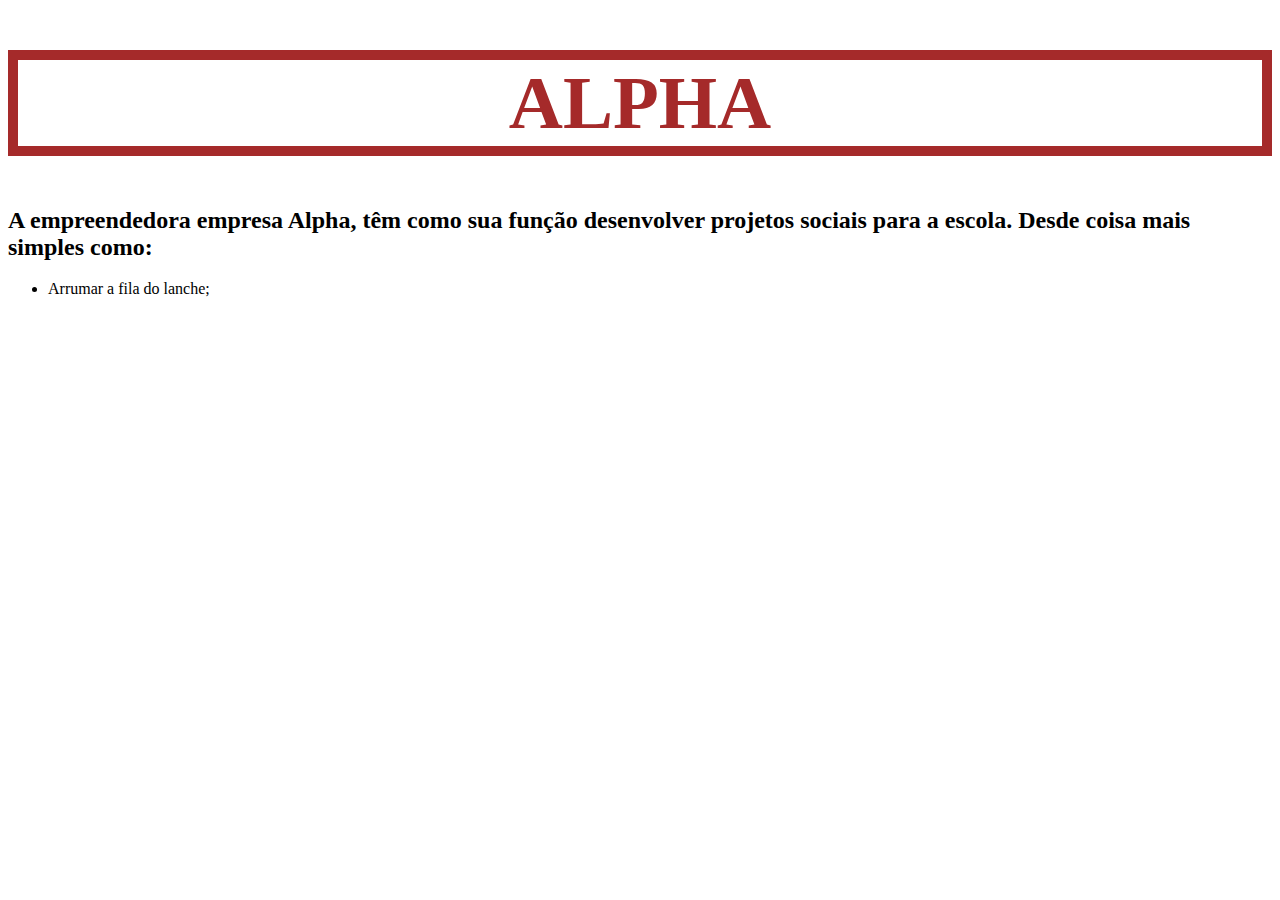
<file: index.html>
<!DOCTYPE html>
<html lang="en">
<head>
    <meta charset="UTF-8">
    <meta http-equiv="X-UA-Compatible" content="IE=edge">
    <meta name="viewport" content="width=device-width, initial-scale=1.0">
    <title>ALPHA</title>
    <link rel="stylesheet" href="style.css">
</head>
<body>
   <h1>ALPHA</h1> 
   <main>
    <h2>A empreendedora empresa Alpha, têm como sua função desenvolver projetos sociais para a escola. Desde coisa mais simples como:</h2>
    <ul>
        <li>Arrumar a fila do lanche;</li>

    </ul>
   </main>
</body>
</html>
</file>
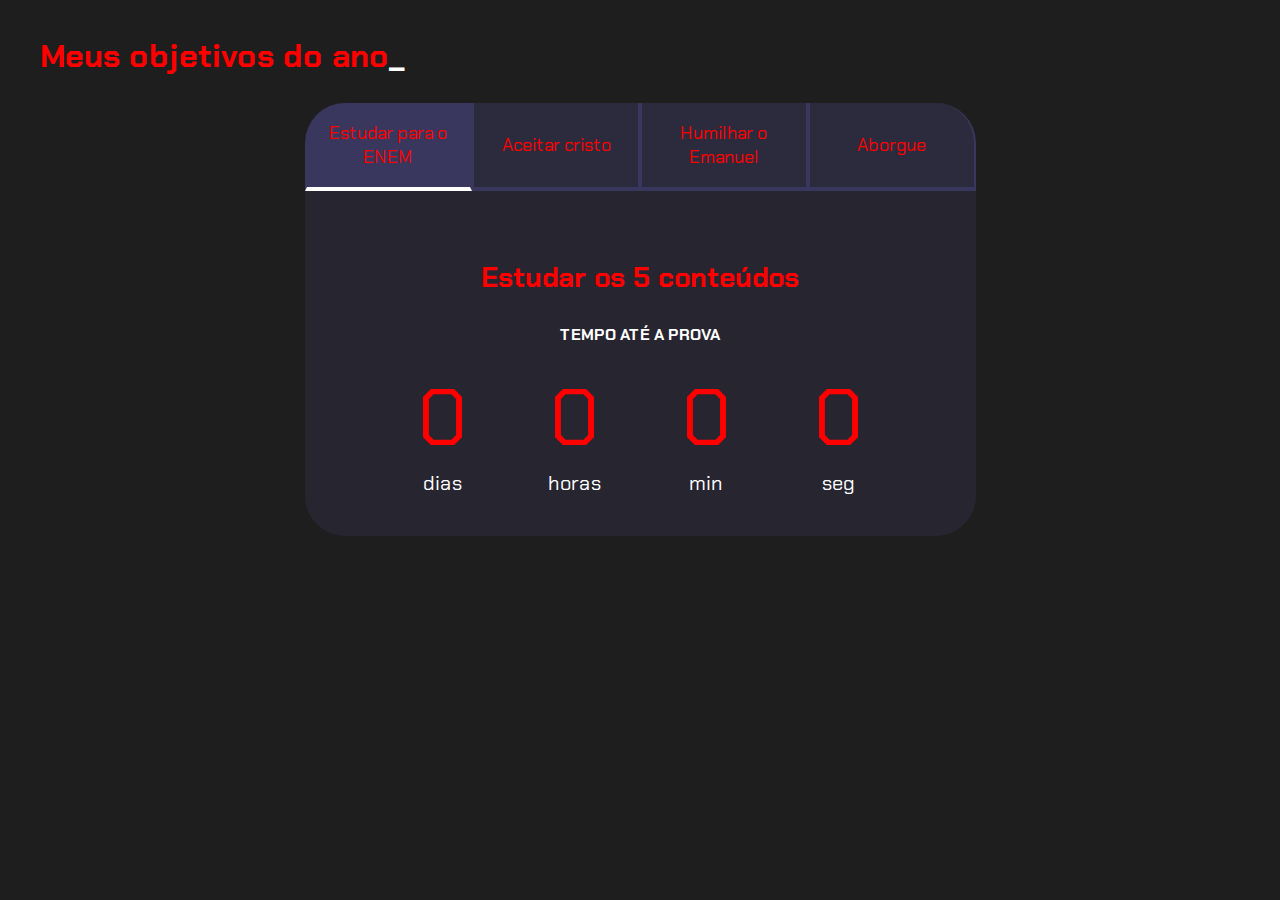
<file: projeto muito massa 2 tri/index.html>
<!DOCTYPE html>
<html lang="pt-br">

<head>
    <meta charset="UTF-8">
    <meta name="viewport" content="width=device-width, initial-scale=1.0">
    <title>Meus objetivos do ano</title>
    <link rel="stylesheet" href="style.css">
</head>

<body>
    <section class="conteudo-principal">
        <h2 class="titulo-principal">Meus objetivos do ano<span>_</span></h2>
        <div class="conteudo">
            <div class="botoes">
                <button class="botao ativo">Estudar para o ENEM</button>
                <button class="botao">Aceitar cristo</button>
                <button class="botao">Humilhar o Emanuel</button>
                <button class="botao">Aborgue</button>
            </div>
            <div class="abas-textos">
                <div class="aba-conteudo ativo">
                    <h3 class="aba-conteudo-titulo-principal">Estudar os 5 conteúdos</h3>
                    <h4 class="aba-conteudo-titulo-secundario">Tempo até a prova</h4>
                    <div class="contador">
                        <div class="contador-digito">
                            <p class="contador-digito-numero" id="dias0"></p>
                            <p class="contador-digito-texto">dias</p>
                        </div>
                        <div class="contador-digito">
                            <p class="contador-digito-numero" id="horas0"></p>
                            <p class="contador-digito-texto">horas</p>
                        </div>
                        <div class="contador-digito">
                            <p class="contador-digito-numero" id="min0"></p>
                            <p class="contador-digito-texto">min</p>
                        </div>
                        <div class="contador-digito">
                            <p class="contador-digito-numero" id="seg0"></p>
                            <p class="contador-digito-texto">seg</p>
                        </div>
                    </div>
                </div>
                <div class="aba-conteudo">
                    <h3 class="aba-conteudo-titulo-principal">Aceitar Jesus</h3>
                    <h4 class="aba-conteudo-titulo-secundario">Agora</h4>
                    <div class="contador">
                        <div class="contador-digito">
                            <p class="contador-digito-numero" id="dias1"></p>
                            <p class="contador-digito-texto">dias</p>
                        </div>
                        <div class="contador-digito">
                            <p class="contador-digito-numero" id="horas1"></p>
                            <p class="contador-digito-texto">horas</p>
                        </div>
                        <div class="contador-digito">
                            <p class="contador-digito-numero" id="min1"></p>
                            <p class="contador-digito-texto">min</p>
                        </div>
                        <div class="contador-digito">
                            <p class="contador-digito-numero" id="seg1"></p>
                            <p class="contador-digito-texto">seg</p>
                        </div>
                    </div>
                </div>
                <div class="aba-conteudo">
                    <h3 class="aba-conteudo-titulo-principal">Humilhe o Emanuel o mais rápido possivel</h3>
                    <h4 class="aba-conteudo-titulo-secundario">Faça isso agora mesmo</h4>
                    <div class="contador">
                        <div class="contador-digito">
                            <p class="contador-digito-numero" id="dias2"></p>
                            <p class="contador-digito-texto">dias</p>
                        </div>
                        <div class="contador-digito">
                            <p class="contador-digito-numero" id="horas2"></p>
                            <p class="contador-digito-texto">horas</p>
                        </div>
                        <div class="contador-digito">
                            <p class="contador-digito-numero" id="min2"></p>
                            <p class="contador-digito-texto">min</p>
                        </div>
                        <div class="contador-digito">
                            <p class="contador-digito-numero" id="seg2"></p>
                            <p class="contador-digito-texto">seg</p>
                        </div>
                    </div>
                </div>
                <div class="aba-conteudo">
                    <h3 class="aba-conteudo-titulo-principal">Com Kartchórp</h3>
                    <h4 class="aba-conteudo-titulo-secundario">E prickles</h4>
                    <div class="contador">
                        <div class="contador-digito">
                            <p class="contador-digito-numero" id="dias3"></p>
                            <p class="contador-digito-texto">dias</p>
                        </div>
                        <div class="contador-digito">
                            <p class="contador-digito-numero" id="horas3"></p>
                            <p class="contador-digito-texto">horas</p>
                        </div>
                        <div class="contador-digito">
                            <p class="contador-digito-numero" id="min3"></p>
                            <p class="contador-digito-texto">min</p>
                        </div>
                        <div class="contador-digito">
                            <p class="contador-digito-numero" id="seg3"></p>
                            <p class="contador-digito-texto">seg</p>
                        </div>
                    </div>
                </div>
            </div>
        </div>
    </section>
    <script src="main.js"></script>
</body>

</html>
</file>
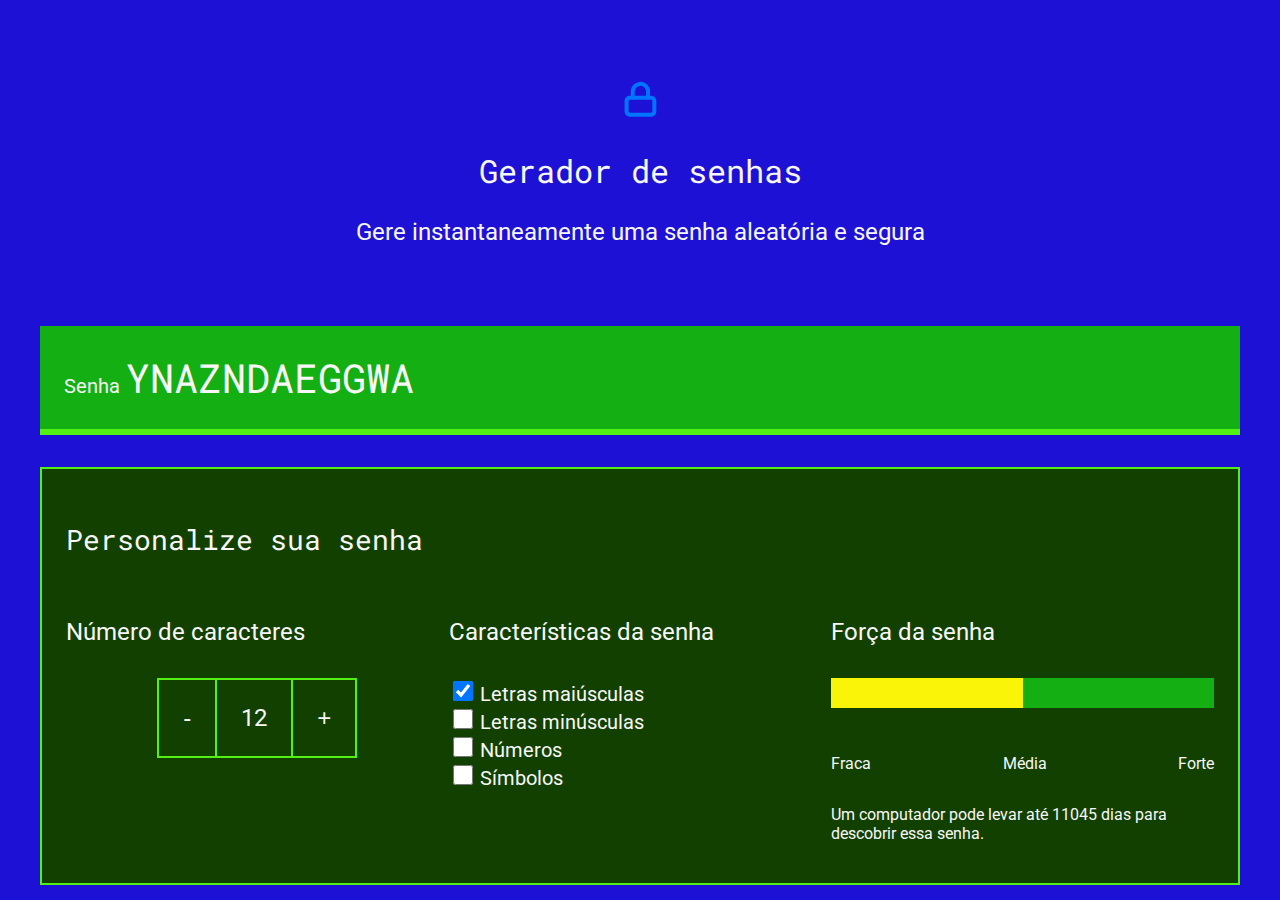
<file: trabalho do dhougla/index.html>
<!DOCTYPE html>
<html lang="pt-br">

<head>
    <meta charset="UTF-8">
    <meta name="viewport" content="width=device-width, initial-scale=1.0">
    <title>Gerador de senha</title>
    <link rel="stylesheet" href="style.css">
</head>

<body>
    <section class="conteudo">
        <div class="conteudo-titulo">
            <img src="unlock.svg" alt="cadeado fechado">
            <h2 class="titulo-principal">Gerador de senhas</h2>
            <h3 class="titulo-secundario">Gere instantaneamente uma senha aleatória e segura</h3>
        </div>
        <div class="conteudo-senha">
            <label for="senha">Senha</label>
            <input name="senha" type="text" id="campo-senha" readonly>
        </div>
        <div class="parametro">
            <h3 class="parametro-titulo">Personalize sua senha</h3>
            <div class="parametro-coluna__senha">
                <div class="parametro-senha">
                    <h4 class="parametro-senha__titulo">Número de caracteres</h4>
                    <div class="parametro-senha-botoes">
                        <button class="parametro-senha__botao">-</button>
                        <p class="parametro-senha__texto">12</p>
                        <button class="parametro-senha__botao">+</button>
                    </div>
                </div>
                <div class="parametro-senha">
                    <h4 class="parametro-senha__titulo">Características da senha</h4>
                    <div class="parametro-senha-checkbox">
                        <input name="maiusculo" type="checkbox" class="checkbox" checked>
                        <label for="maiusculo">Letras maiúsculas</label>
                    </div>
                    <div class="parametro-senha-checkbox">
                        <input name="minusculo" type="checkbox" class="checkbox">
                        <label for="minusculo">Letras minúsculas</label>
                    </div>
                    <div class="parametro-senha-checkbox">
                        <input name="numero" type="checkbox" class="checkbox">
                        <label for="numero">Números</label>
                    </div>
                    <div class="parametro-senha-checkbox">
                        <input name="simbolo" type="checkbox" class="checkbox">
                        <label for="simbolo">Símbolos</label>
                    </div>
                </div>
                <div class="parametro-senha">
                    <h4 class="parametro-senha__titulo">Força da senha</h4>
                    <div class="barra"></div>
                    <div class="forca fraca"></div>
                    <div class="parametro-senha-textos">
                        <p>Fraca</p>
                        <p>Média</p>
                        <p>Forte</p>
                    </div>
                    <p class="entropia"></p>
                </div>
            </div>
        </div>
    </section>
    <script src="main.js"></script>
</body>

</html>
</file>
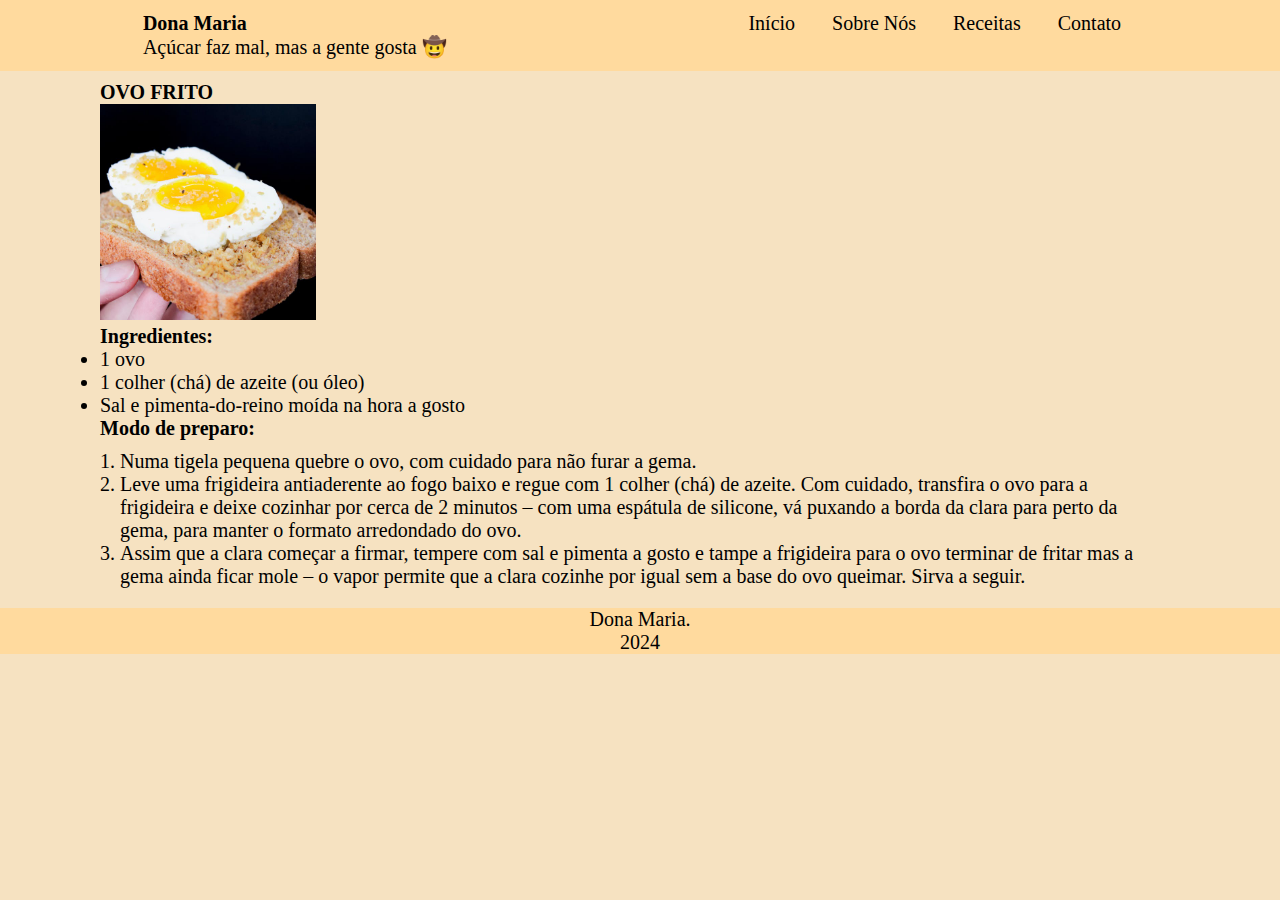
<file: index_receitas.html>
<!DOCTYPE html>
<html lang="pt-BR">
<head>
    <meta charset="UTF-8">
    <meta name="viewport" content="width=device-width, initial-scale=1.0">
    <title>Ovo frito - Dona Maria</title>
    <link rel="stylesheet" href="./style_receitas.css">
</head>
<body>
    <header>
        <ul class="titulo-lema">
            <li><h1 class="titulo-cabecalho">Dona Maria</h1></li> 
            <li><p class="lema-do-site">Açúcar faz mal, mas a gente gosta &#129312</p></li>
        </ul>
        <ul class="links-do-topo">
            <li class="links-do-topo-item">Início</li>
            <li class="links-do-topo-item">Sobre Nós</li>
            <li class="links-do-topo-item">Receitas</li>
            <li class="links-do-topo-item">Contato</li>
        </ul>
    </header>
    <!--Essa receita foi copiada de https://panelinha.com.br/receita/ovo-frito para fins educacionais. 
        Aliás, chamamos o conteúdo dentro dessa tag de comentário. Os comentários aparecem apenas quando abrimos o código para editá-lo, 
        mas não são exibidos na página quando vista pelo usuário final-->
        <main>
    <h2>OVO FRITO</h2>
    <img class="receita-foto" src="./pexels-jane-trang-doan-793770.jpg" alt="Uma foto de um ovo frito sobre uma fatia de pão.">
    <h3>Ingredientes:</h3>
    <ul class="ingredientes">
        <li>1 ovo</li>
        <li>1 colher (chá) de azeite (ou óleo)</li>
        <li>Sal e pimenta-do-reino moída na hora a gosto</li>
    </ul>
    <h3>Modo de preparo:</h3>
    <ol class="modo-de-preparo">
        <li>Numa tigela pequena quebre o ovo, com cuidado para não furar a gema.</li>
        <li>Leve uma frigideira antiaderente ao fogo baixo e regue com 1 colher (chá) de azeite. Com cuidado, transfira o ovo para a frigideira e deixe cozinhar por cerca de 2 minutos – com uma espátula de silicone, vá puxando a borda da clara para perto da gema, para manter o formato arredondado do ovo.</li>
        <li>Assim que a clara começar a firmar, tempere com sal e pimenta a gosto e tampe a frigideira para o ovo terminar de fritar mas a gema ainda ficar mole – o vapor permite que a clara cozinhe por igual sem a base do ovo queimar. Sirva a seguir.</li>
    </ol>
    </main>

    <footer>
        <p>Dona Maria. <br/> 2024</p>
    </footer>
</body>
</html>
</file>
<file: style.css>
h1 {
    text-align: center;

    border: 10px solid;

    color:brown;

    font-size: 75px;


}
</file>
<file: projeto muito massa 2 tri/style.css>
@import url('https://fonts.googleapis.com/css2?family=Chakra+Petch:wght@400;700&display=swap');

:root {
    --cor-de-fundo: #1E1E1E;
    --verde: #ffffff;
    --branco: #ff0000;
    --botao-ativo: #3A375E;
    --botao-inativo: rgba(58, 55, 94, 0.5);
    --texto-fundo: rgba(58, 55, 94, 0.3);
}

body {
    background-color: var(--cor-de-fundo);
    color: var(--branco);
    font-family: 'Chakra Petch', sans-serif;
}


.conteudo-principal {
    display: flex;
    flex-direction: column;
    justify-content: center;
    align-items: center;
    max-width: 1200px;
    width: 100%;
    margin: 0 auto;
}

.titulo-principal {
    text-align: left;
    width: 100%;
    font-size: 32px;
}

.titulo-principal span {
    color: var(--verde);
}


.botao {
    font-family: 'Chakra Petch', sans-serif;
    background-color: var(--botao-inativo);
    color: var(--branco);
    display: flex;
    justify-content: center;
    padding: 1em;
    font-size: 18px;
    align-items: center;
    width: 100%;
    border-bottom: 4px solid var(--botao-ativo);
    border-left: 2px solid var(--botao-ativo);
    border-right: 2px solid var(--botao-ativo);
    border-top: none;
}

.botao:first-child {
    border-radius: 40px 40px 0 0;
}

.botoes {
    display: block;
}

.botao.ativo {
    background-color: var(--botao-ativo);
    border-bottom: 4px solid var(--verde);
}

.abas-textos {
    background-color: var(--texto-fundo);
    padding: 40px;
    border-radius: 0 0 40px 40px;
}

.aba-conteudo.ativo {
    display: block;
}

.aba-conteudo {
    display: none;
}

.aba-conteudo-titulo-principal {
    font-size: 28px;
    text-align: center;
}

.aba-conteudo-titulo-secundario {
    text-align: center;
    color: var(--verde);
    text-transform: uppercase;
}

.contador {
    display: flex;
    justify-content: center;
    flex-wrap: wrap;
}

.contador-digito {
    padding: 0 16px;
    text-align: center;
    min-width: 100px;
}

.contador-digito-numero {
    font-size: 80px;
    margin: 0;

}

.contador-digito-texto {
    color: var(--verde);
    font-size: 20px;
    margin: 0;

}

@media screen and (min-width: 768px) {
    .botoes {
        display: flex;
    }

    .botao:first-child {
        border-radius: 40px 0 0 0;
    }

    .botao:last-child {
        border-radius: 0 40px 0 0;
    }
}
</file>
<file: trabalho do dhougla/style.css>
@import url('https://fonts.googleapis.com/css2?family=Roboto&family=Roboto+Mono&display=swap');

:root {
    --branco: rgb(247, 247, 247);
    --cor-de-fundo: #1e11d6;
    --fundo-senha: #13af13;
    --fundo-texto: #124000;
    --borda: #52f113;
    --roboto: 'Roboto', sans-serif;
    --roboto-mono: 'Roboto Mono', monospace;
}

* {
    font-weight: 400;
}

body {
    color: var(--branco);
    background-color: var(--cor-de-fundo);
    font-family: var(--roboto);
}

.titulo-principal {
    font-family: var(--roboto-mono);
    font-size: 32px;
}

.titulo-secundario {
    font-size: 24px;
}

.conteudo-titulo {
    text-align: center;
    margin-top: 80px;
}

.conteudo-senha {
    margin-top: 80px;
    background: var(--fundo-senha);
    padding: 24px;
    border-bottom: 6px solid var(--borda);
}

#campo-senha {
    background-color: var(--fundo-senha);
    border: none;
    color: var(--branco);
    font-family: var(--roboto-mono);
    font-size: 40px;
    width: 70%;
}

#campo-senha:focus {
    outline: none;
}

.conteudo {
    max-width: 1200px;
    margin: 0 auto;
}

.parametro {
    background-color: var(--fundo-texto);
    border: 2px solid var(--borda);
    margin-top: 32px;
    padding: 24px;
}

.parametro-titulo {
    font-family: var(--roboto-mono);
    font-size: 28px;
}

.parametro-senha__titulo {
    font-size: 24px;
}

.parametro-coluna__senha {
    display: flex;
    flex-direction: column;
    justify-content: center;
}

.parametro-senha {
    width: 50%;
    margin: 0 auto;
}

.parametro-senha-botoes {
    display: flex;
    justify-content: center;
}

.parametro-senha__botao {
    background-color: var(--fundo-texto);
    color: var(--branco);
    border: 2px solid var(--borda);
    padding: 24px;
    font-size: 24px;
    cursor: pointer;
}

.parametro-senha__texto {
    padding: 24px;
    border-top: 2px solid var(--borda);
    border-bottom: 2px solid var(--borda);
    margin: 0;
    font-size: 24px;
}

label {
    font-size: 20px;
}

.checkbox {
    width: 20px;
    height: 20px;
    cursor: pointer;
}

.barra {
    background-color: var(--fundo-senha);
    height: 30px;
    width: 100%;
}

.forca {
    height: 30px;
    position: relative;
    bottom: 30px;
}

.fraca {
    width: 25%;
    background-color: #E71B32;
}

.media {
    background-color: #FAF408;
    width: 50%;
}

.forte {
    background-color: #00FF85;
    width: 100%;
}

.parametro-senha-textos {
    display: flex;
    justify-content: space-between;
}


@media screen and (min-width: 768px) {
    .parametro-coluna__senha {
        flex-direction: row;
    }
}
</file>
<file: style_receitas.css>
* {
    margin: 0;
    padding: 0;
    font-size: 20px;
}

body {
    background-color: #F6E2C1;
}

header {
    background-color: #FFDA9E;
    display: flex;
    justify-content: space-around;
    padding: 12px 0px;
}

.titulo-lema {
    list-style-type: none;
}

.links-do-topo-item {
    display: inline-block;
    margin: 0 16px;
}

.receita-foto {
   width: 20%; 
} 

main {
    margin: 10px 100px;
}

.ingredientes {
    padding: 10px 20p;
}

.modo-de-preparo {
    padding: 10px 20px;
}

.titulo-Lema {
    list-style-type: none;
}

.item-modo-de-preparo {
    padding: 0 0 30px 0;
}

footer {
    background-color: #FFDA9E;
    text-align: center;
}

footer p {
    font-size: 20px;
}
</file>
